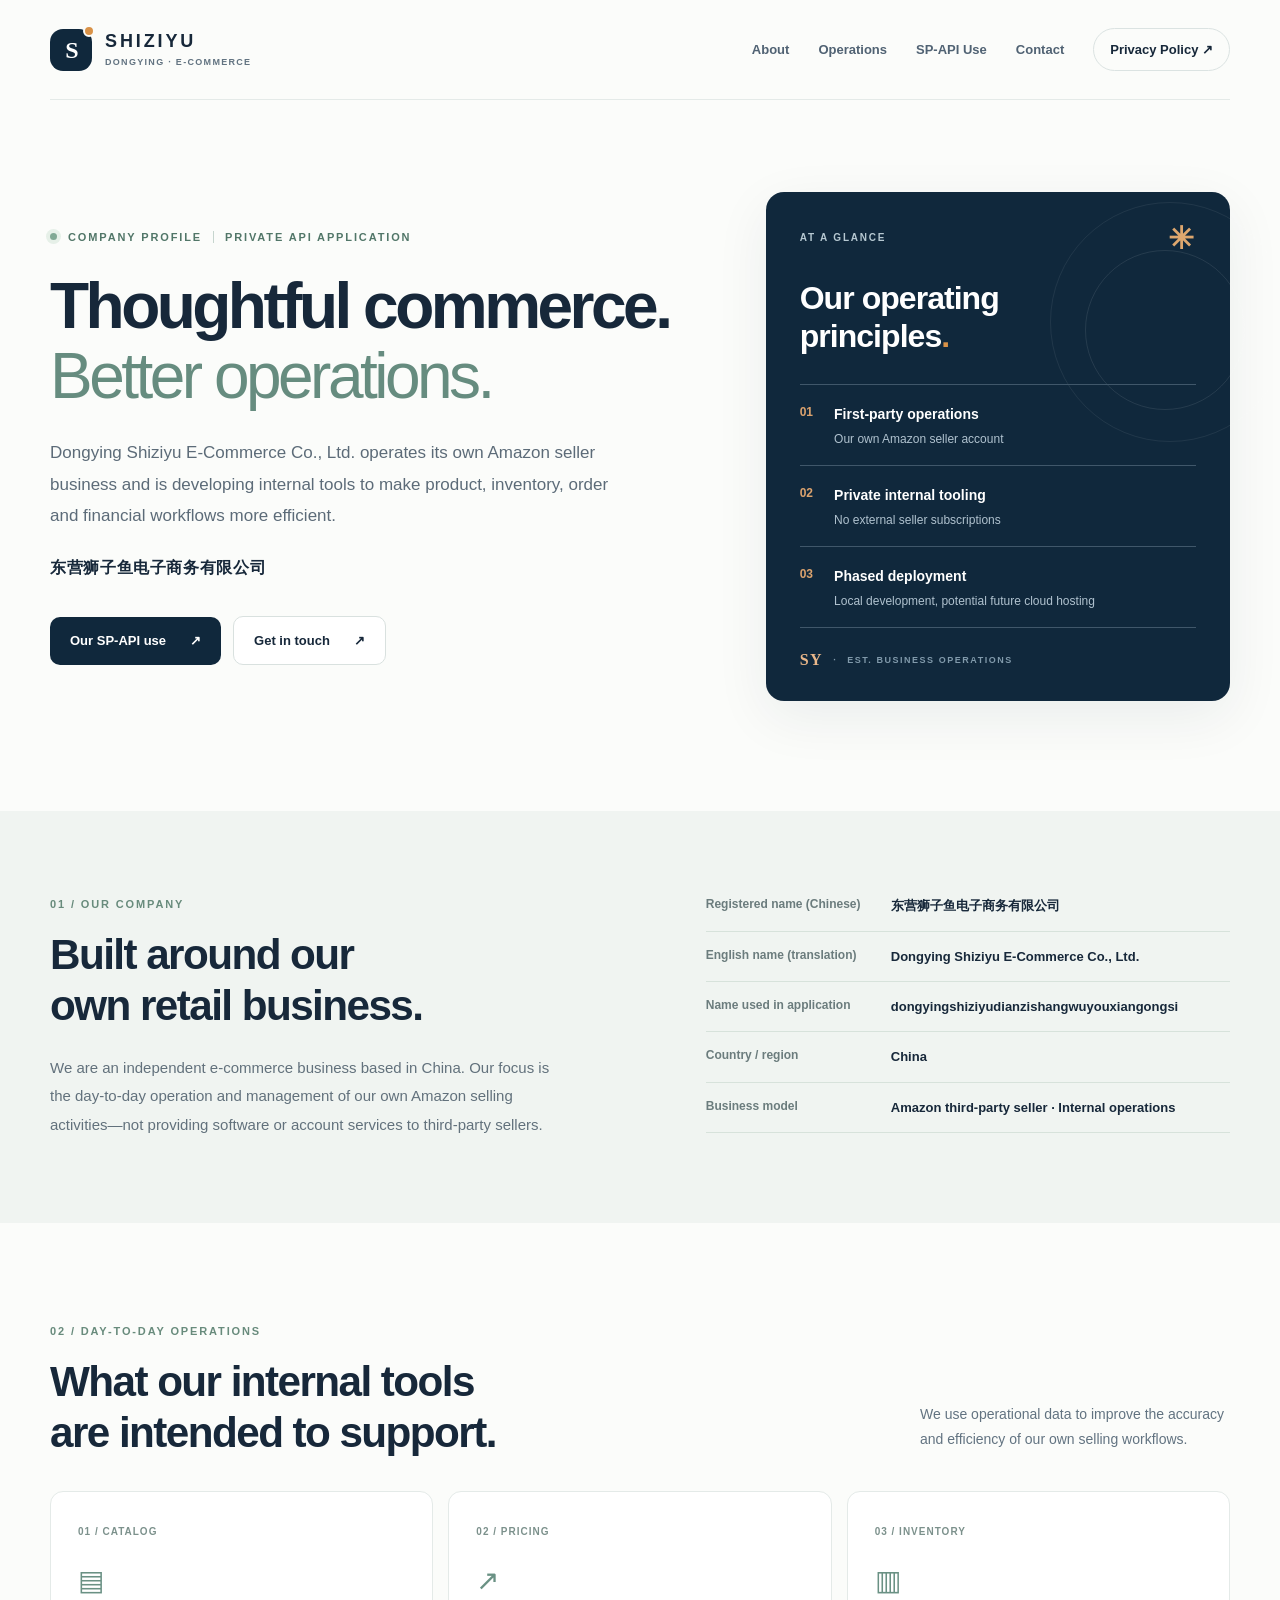
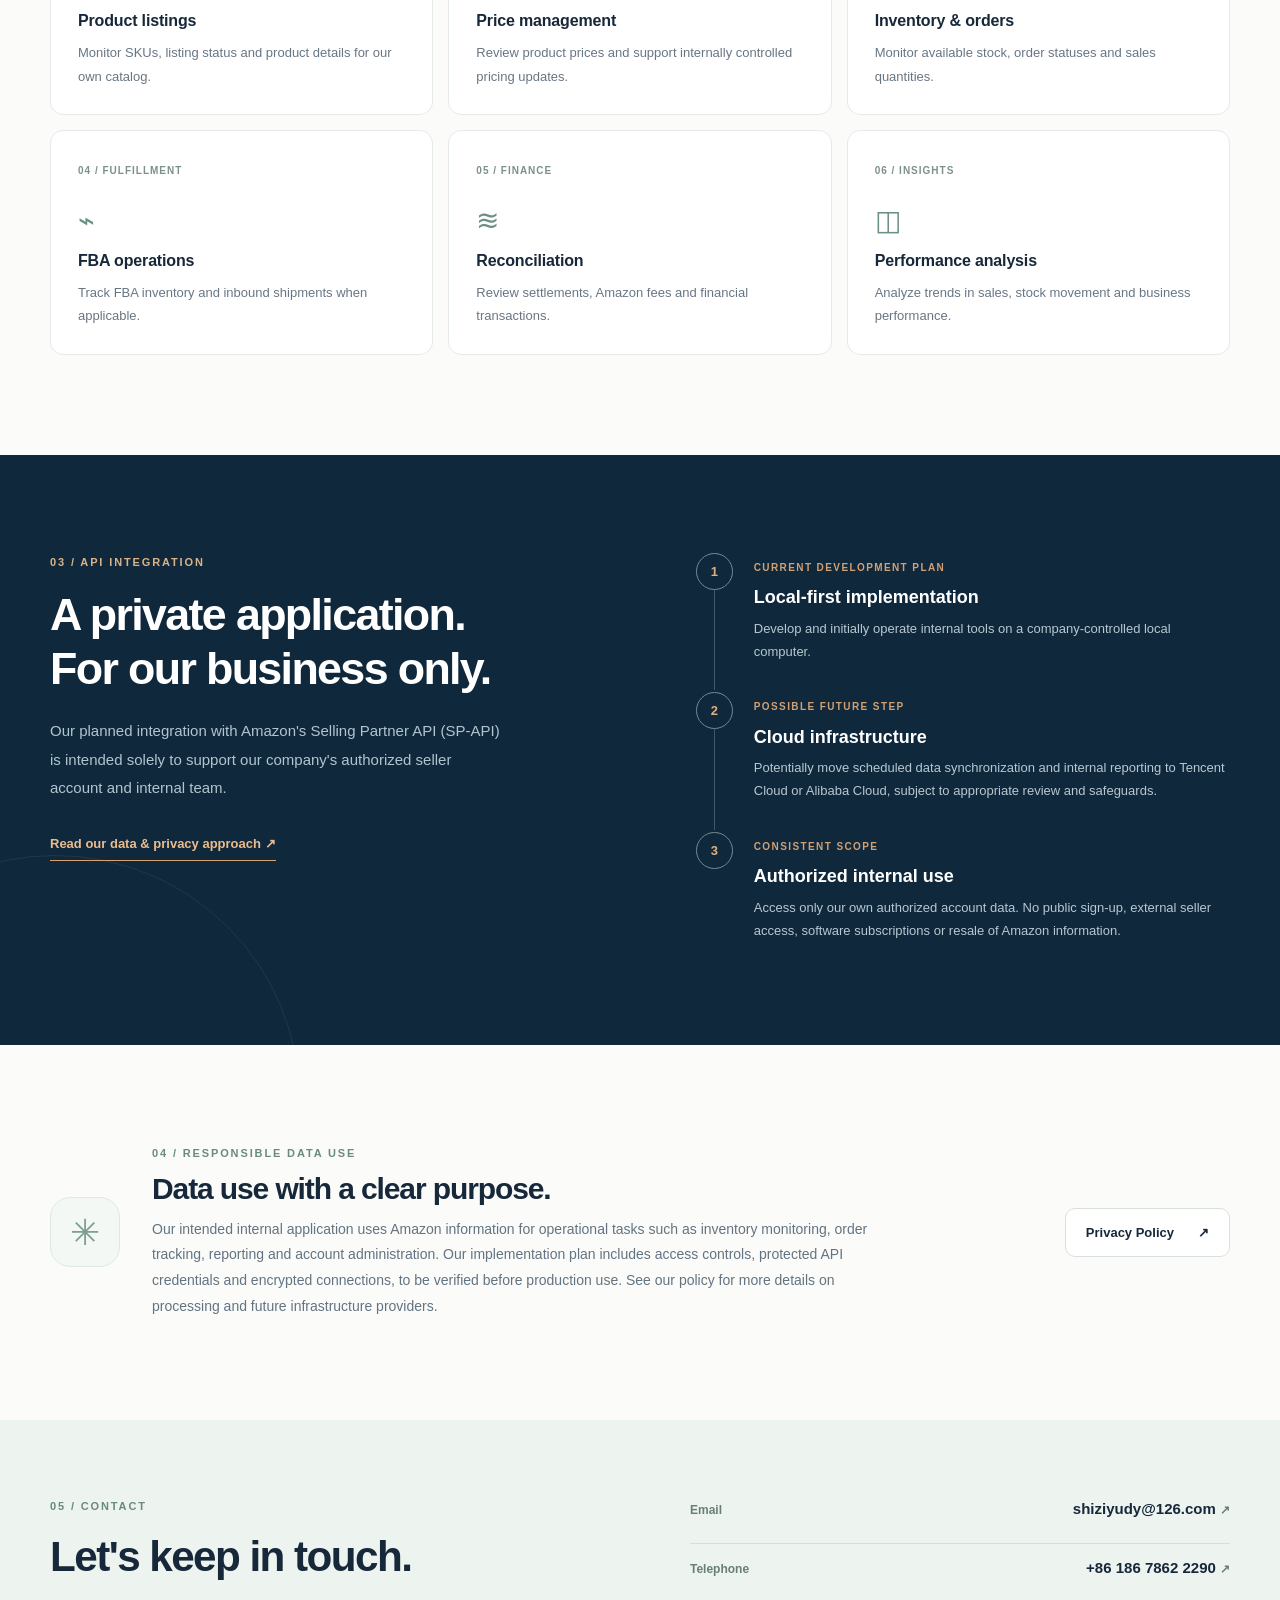
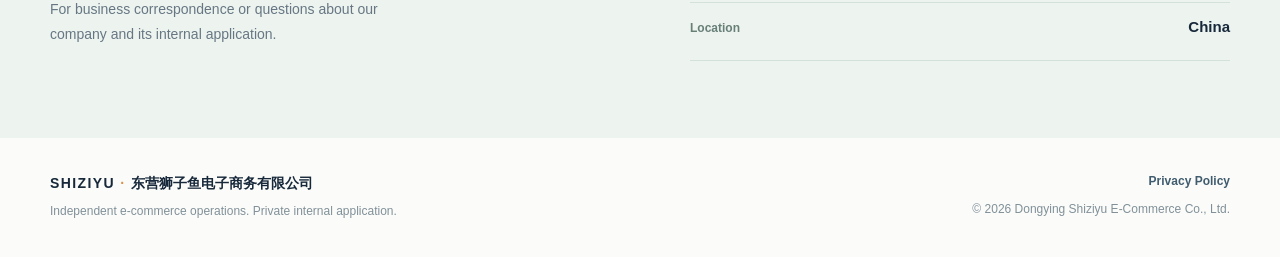
<file: index.html>
<!doctype html>
<html lang="en">
<head>
  <meta charset="utf-8">
  <meta name="viewport" content="width=device-width, initial-scale=1">
  <meta name="description" content="Dongying Shiziyu E-Commerce Co., Ltd. is a China-based Amazon seller developing a private Selling Partner API application for its own operations.">
  <meta name="theme-color" content="#11283e">
  <title>Dongying Shiziyu E-Commerce Co., Ltd. | Company Profile</title>
  <link rel="icon" type="image/svg+xml" href="./favicon.svg">
  <link rel="stylesheet" href="./styles.css">
</head>
<body>
  <a class="skip-link" href="#main">Skip to content</a>
  <div class="site-shell">
    <header class="site-header container">
      <a class="brand" href="./index.html" aria-label="Dongying Shiziyu E-Commerce, homepage">
        <span class="brand-symbol" aria-hidden="true"><span>S</span><i></i></span>
        <span class="brand-label"><strong>SHIZIYU</strong><small>DONGYING · E-COMMERCE</small></span>
      </a>
      <nav class="navigation" aria-label="Main navigation">
        <a href="#about">About</a>
        <a href="#capabilities">Operations</a>
        <a href="#integration">SP-API Use</a>
        <a href="#contact">Contact</a>
        <a class="nav-emphasis" href="./privacy.html">Privacy Policy <span aria-hidden="true">↗</span></a>
      </nav>
    </header>

    <main id="main">
      <section class="hero container" aria-labelledby="hero-title">
        <div class="hero-content">
          <div class="eyebrow"><span class="status-dot"></span> COMPANY PROFILE <span class="eyebrow-divider"></span> PRIVATE API APPLICATION</div>
          <h1 id="hero-title">Thoughtful commerce.<br><em>Better operations.</em></h1>
          <p class="hero-lead">Dongying Shiziyu E-Commerce Co., Ltd. operates its own Amazon seller business and is developing internal tools to make product, inventory, order and financial workflows more efficient.</p>
          <p class="company-cn" lang="zh-CN">东营狮子鱼电子商务有限公司</p>
          <div class="hero-actions">
            <a class="button button-primary" href="#integration">Our SP-API use <span aria-hidden="true">↗</span></a>
            <a class="button button-secondary" href="mailto:shiziyudy@126.com">Get in touch <span aria-hidden="true">↗</span></a>
          </div>
        </div>
        <aside class="hero-panel" aria-label="Business at a glance">
          <div class="panel-topline"><span>AT A GLANCE</span><span class="panel-decor" aria-hidden="true">✳</span></div>
          <div class="panel-heading">Our operating<br>principles<span class="accent-period">.</span></div>
          <div class="panel-items">
            <div class="panel-item"><span class="panel-index">01</span><div><strong>First-party operations</strong><p>Our own Amazon seller account</p></div></div>
            <div class="panel-item"><span class="panel-index">02</span><div><strong>Private internal tooling</strong><p>No external seller subscriptions</p></div></div>
            <div class="panel-item"><span class="panel-index">03</span><div><strong>Phased deployment</strong><p>Local development, potential future cloud hosting</p></div></div>
          </div>
          <div class="panel-bottom" aria-hidden="true"><span>SY</span><span>·</span><span>EST. BUSINESS OPERATIONS</span></div>
        </aside>
      </section>

      <section class="identity-band" id="about" aria-labelledby="about-title">
        <div class="container about-grid">
          <div><p class="section-kicker">01 / OUR COMPANY</p><h2 id="about-title">Built around our<br>own retail business.</h2><p class="section-copy">We are an independent e-commerce business based in China. Our focus is the day-to-day operation and management of our own Amazon selling activities—not providing software or account services to third-party sellers.</p></div>
          <dl class="facts">
            <div><dt>Registered name (Chinese)</dt><dd lang="zh-CN">东营狮子鱼电子商务有限公司</dd></div>
            <div><dt>English name (translation)</dt><dd>Dongying Shiziyu E-Commerce Co., Ltd.</dd></div>
            <div><dt>Name used in application</dt><dd class="break-anywhere">dongyingshiziyudianzishangwuyouxiangongsi</dd></div>
            <div><dt>Country / region</dt><dd>China</dd></div>
            <div><dt>Business model</dt><dd>Amazon third-party seller · Internal operations</dd></div>
          </dl>
        </div>
      </section>

      <section class="section container" id="capabilities" aria-labelledby="capabilities-title">
        <div class="section-heading"><div><p class="section-kicker">02 / DAY-TO-DAY OPERATIONS</p><h2 id="capabilities-title">What our internal tools<br>are intended to support.</h2></div><p>We use operational data to improve the accuracy and efficiency of our own selling workflows.</p></div>
        <div class="capability-grid">
          <article class="capability-card"><span class="card-num">01 / CATALOG</span><div class="card-glyph" aria-hidden="true">▤</div><h3>Product listings</h3><p>Monitor SKUs, listing status and product details for our own catalog.</p></article>
          <article class="capability-card"><span class="card-num">02 / PRICING</span><div class="card-glyph" aria-hidden="true">↗</div><h3>Price management</h3><p>Review product prices and support internally controlled pricing updates.</p></article>
          <article class="capability-card"><span class="card-num">03 / INVENTORY</span><div class="card-glyph" aria-hidden="true">▥</div><h3>Inventory &amp; orders</h3><p>Monitor available stock, order statuses and sales quantities.</p></article>
          <article class="capability-card"><span class="card-num">04 / FULFILLMENT</span><div class="card-glyph" aria-hidden="true">⌁</div><h3>FBA operations</h3><p>Track FBA inventory and inbound shipments when applicable.</p></article>
          <article class="capability-card"><span class="card-num">05 / FINANCE</span><div class="card-glyph" aria-hidden="true">≋</div><h3>Reconciliation</h3><p>Review settlements, Amazon fees and financial transactions.</p></article>
          <article class="capability-card"><span class="card-num">06 / INSIGHTS</span><div class="card-glyph" aria-hidden="true">◫</div><h3>Performance analysis</h3><p>Analyze trends in sales, stock movement and business performance.</p></article>
        </div>
      </section>

      <section class="integration-section" id="integration" aria-labelledby="integration-title">
        <div class="container integration-grid">
          <div class="integration-intro"><p class="section-kicker">03 / API INTEGRATION</p><h2 id="integration-title">A private application.<br>For our business only.</h2><p>Our planned integration with Amazon's Selling Partner API (SP-API) is intended solely to support our company's authorized seller account and internal team.</p><a class="text-link" href="./privacy.html">Read our data &amp; privacy approach <span aria-hidden="true">↗</span></a></div>
          <div class="timeline" aria-label="Integration overview">
            <div class="timeline-item"><span class="timeline-node">1</span><div><span class="timeline-overline">CURRENT DEVELOPMENT PLAN</span><h3>Local-first implementation</h3><p>Develop and initially operate internal tools on a company-controlled local computer.</p></div></div>
            <div class="timeline-item"><span class="timeline-node">2</span><div><span class="timeline-overline">POSSIBLE FUTURE STEP</span><h3>Cloud infrastructure</h3><p>Potentially move scheduled data synchronization and internal reporting to Tencent Cloud or Alibaba Cloud, subject to appropriate review and safeguards.</p></div></div>
            <div class="timeline-item"><span class="timeline-node">3</span><div><span class="timeline-overline">CONSISTENT SCOPE</span><h3>Authorized internal use</h3><p>Access only our own authorized account data. No public sign-up, external seller access, software subscriptions or resale of Amazon information.</p></div></div>
          </div>
        </div>
      </section>

      <section class="section container privacy-summary" aria-labelledby="privacy-title">
        <div class="privacy-icon" aria-hidden="true">✳</div>
        <div><p class="section-kicker">04 / RESPONSIBLE DATA USE</p><h2 id="privacy-title">Data use with a clear purpose.</h2><p>Our intended internal application uses Amazon information for operational tasks such as inventory monitoring, order tracking, reporting and account administration. Our implementation plan includes access controls, protected API credentials and encrypted connections, to be verified before production use. See our policy for more details on processing and future infrastructure providers.</p></div>
        <a class="button button-secondary" href="./privacy.html">Privacy Policy <span aria-hidden="true">↗</span></a>
      </section>

      <section class="contact-section" id="contact" aria-labelledby="contact-title"><div class="container contact-grid"><div><p class="section-kicker">05 / CONTACT</p><h2 id="contact-title">Let's keep in touch.</h2><p>For business correspondence or questions about our company and its internal application.</p></div><div class="contact-details"><div><span>Email</span><a href="mailto:shiziyudy@126.com">shiziyudy@126.com <span aria-hidden="true">↗</span></a></div><div><span>Telephone</span><a href="tel:+8618678622290">+86 186 7862 2290 <span aria-hidden="true">↗</span></a></div><div><span>Location</span><strong>China</strong></div></div></div></section>
    </main>
    <footer class="site-footer container"><div><a class="footer-brand" href="./index.html">SHIZIYU <span>·</span> <span lang="zh-CN">东营狮子鱼电子商务有限公司</span></a><p>Independent e-commerce operations. Private internal application.</p></div><div class="footer-right"><a href="./privacy.html">Privacy Policy</a><span>© <span id="year">2026</span> Dongying Shiziyu E-Commerce Co., Ltd.</span></div></footer>
  </div>
  <script src="./script.js" defer></script>
</body>
</html>
</file>
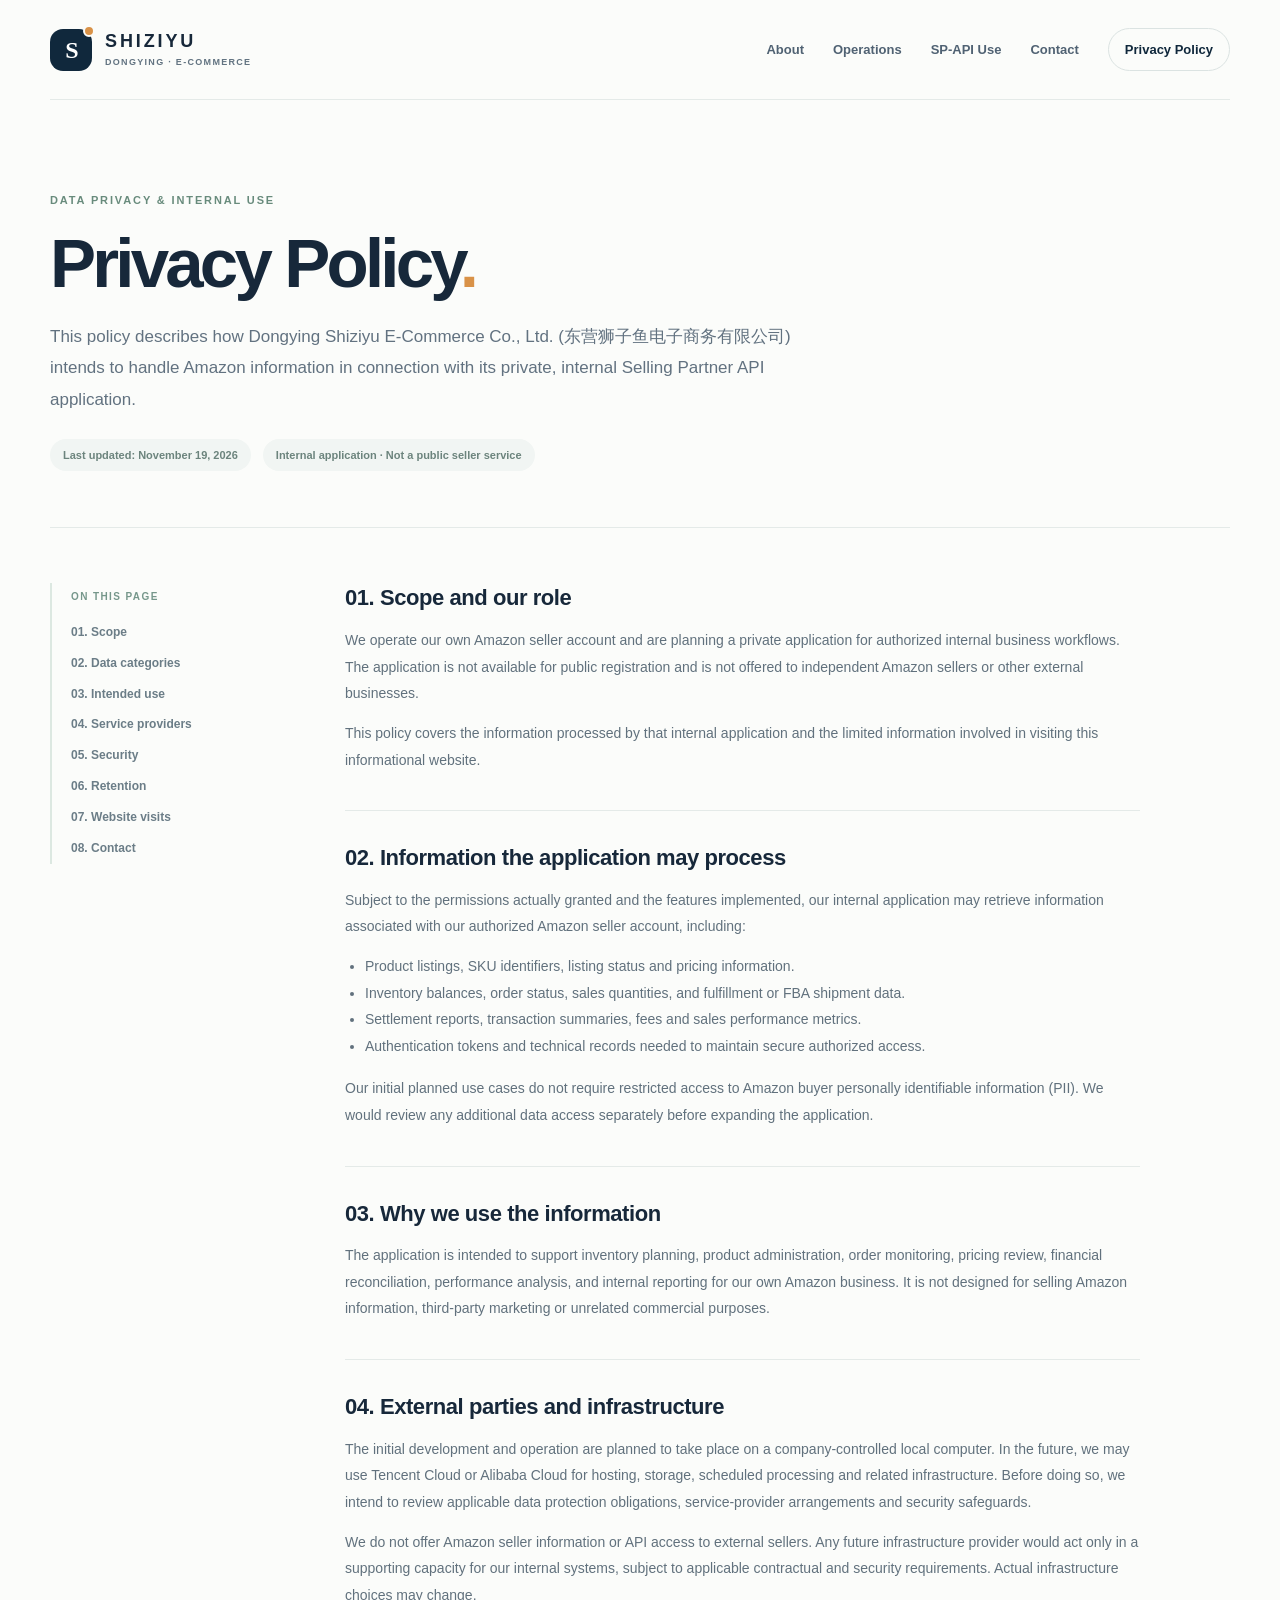
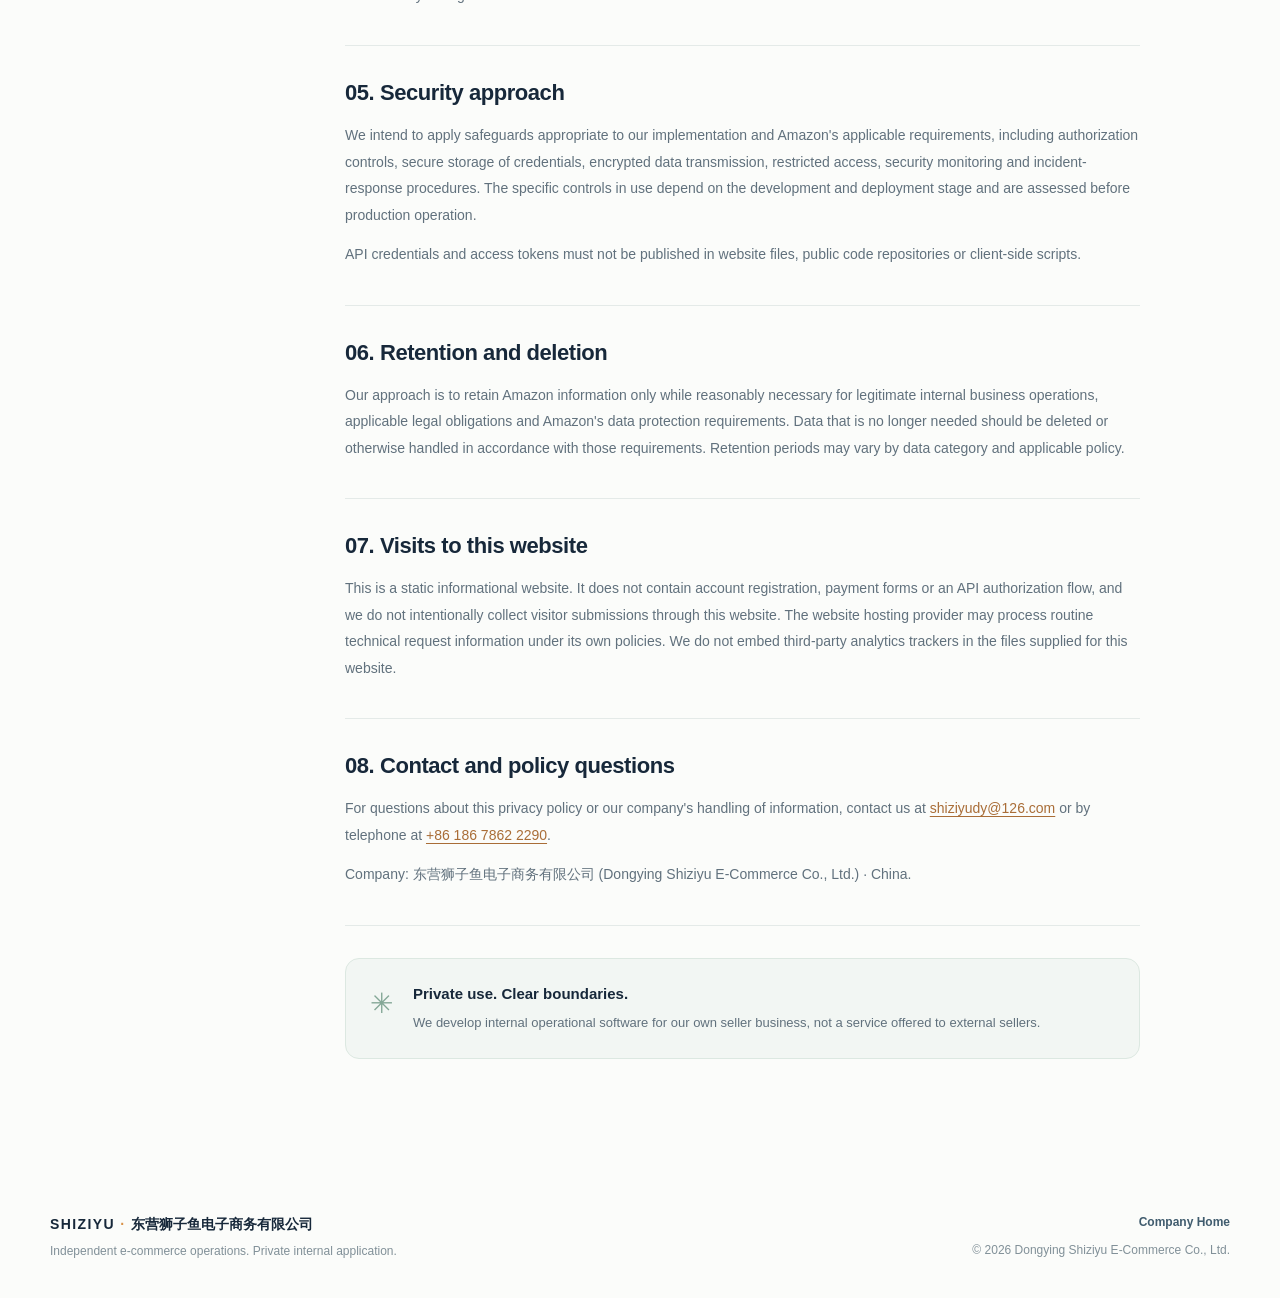
<file: privacy.html>
<!doctype html>
<html lang="en">
<head>
  <meta charset="utf-8">
  <meta name="viewport" content="width=device-width, initial-scale=1">
  <meta name="description" content="Privacy and data-use information for Dongying Shiziyu E-Commerce Co., Ltd.'s planned private Amazon Selling Partner API integration.">
  <meta name="theme-color" content="#11283e">
  <title>Privacy Policy | Dongying Shiziyu E-Commerce Co., Ltd.</title>
  <link rel="icon" type="image/svg+xml" href="./favicon.svg">
  <link rel="stylesheet" href="./styles.css">
</head>
<body>
  <a class="skip-link" href="#main">Skip to content</a>
  <div class="site-shell">
    <header class="site-header container">
      <a class="brand" href="./index.html" aria-label="Dongying Shiziyu E-Commerce, homepage"><span class="brand-symbol" aria-hidden="true"><span>S</span><i></i></span><span class="brand-label"><strong>SHIZIYU</strong><small>DONGYING · E-COMMERCE</small></span></a>
      <nav class="navigation" aria-label="Main navigation"><a href="./index.html#about">About</a><a href="./index.html#capabilities">Operations</a><a href="./index.html#integration">SP-API Use</a><a href="./index.html#contact">Contact</a><a class="nav-emphasis" aria-current="page" href="./privacy.html">Privacy Policy</a></nav>
    </header>
    <main id="main">
      <section class="policy-hero container"><p class="section-kicker">DATA PRIVACY &amp; INTERNAL USE</p><h1>Privacy Policy<span class="accent-period">.</span></h1><p>This policy describes how Dongying Shiziyu E-Commerce Co., Ltd. (<span lang="zh-CN">东营狮子鱼电子商务有限公司</span>) intends to handle Amazon information in connection with its private, internal Selling Partner API application.</p><div class="policy-meta"><span>Last updated: November 19, 2026</span><span>Internal application · Not a public seller service</span></div></section>
      <div class="container policy-layout"><aside class="policy-aside"><span>ON THIS PAGE</span><a href="#scope">01. Scope</a><a href="#data">02. Data categories</a><a href="#purpose">03. Intended use</a><a href="#sharing">04. Service providers</a><a href="#security">05. Security</a><a href="#retention">06. Retention</a><a href="#website">07. Website visits</a><a href="#rights">08. Contact</a></aside><article class="policy-content">
        <section id="scope"><h2>01. Scope and our role</h2><p>We operate our own Amazon seller account and are planning a private application for authorized internal business workflows. The application is not available for public registration and is not offered to independent Amazon sellers or other external businesses.</p><p>This policy covers the information processed by that internal application and the limited information involved in visiting this informational website.</p></section>
        <section id="data"><h2>02. Information the application may process</h2><p>Subject to the permissions actually granted and the features implemented, our internal application may retrieve information associated with our authorized Amazon seller account, including:</p><ul><li>Product listings, SKU identifiers, listing status and pricing information.</li><li>Inventory balances, order status, sales quantities, and fulfillment or FBA shipment data.</li><li>Settlement reports, transaction summaries, fees and sales performance metrics.</li><li>Authentication tokens and technical records needed to maintain secure authorized access.</li></ul><p>Our initial planned use cases do not require restricted access to Amazon buyer personally identifiable information (PII). We would review any additional data access separately before expanding the application.</p></section>
        <section id="purpose"><h2>03. Why we use the information</h2><p>The application is intended to support inventory planning, product administration, order monitoring, pricing review, financial reconciliation, performance analysis, and internal reporting for our own Amazon business. It is not designed for selling Amazon information, third-party marketing or unrelated commercial purposes.</p></section>
        <section id="sharing"><h2>04. External parties and infrastructure</h2><p>The initial development and operation are planned to take place on a company-controlled local computer. In the future, we may use Tencent Cloud or Alibaba Cloud for hosting, storage, scheduled processing and related infrastructure. Before doing so, we intend to review applicable data protection obligations, service-provider arrangements and security safeguards.</p><p>We do not offer Amazon seller information or API access to external sellers. Any future infrastructure provider would act only in a supporting capacity for our internal systems, subject to applicable contractual and security requirements. Actual infrastructure choices may change.</p></section>
        <section id="security"><h2>05. Security approach</h2><p>We intend to apply safeguards appropriate to our implementation and Amazon's applicable requirements, including authorization controls, secure storage of credentials, encrypted data transmission, restricted access, security monitoring and incident-response procedures. The specific controls in use depend on the development and deployment stage and are assessed before production operation.</p><p>API credentials and access tokens must not be published in website files, public code repositories or client-side scripts.</p></section>
        <section id="retention"><h2>06. Retention and deletion</h2><p>Our approach is to retain Amazon information only while reasonably necessary for legitimate internal business operations, applicable legal obligations and Amazon's data protection requirements. Data that is no longer needed should be deleted or otherwise handled in accordance with those requirements. Retention periods may vary by data category and applicable policy.</p></section>
        <section id="website"><h2>07. Visits to this website</h2><p>This is a static informational website. It does not contain account registration, payment forms or an API authorization flow, and we do not intentionally collect visitor submissions through this website. The website hosting provider may process routine technical request information under its own policies. We do not embed third-party analytics trackers in the files supplied for this website.</p></section>
        <section id="rights"><h2>08. Contact and policy questions</h2><p>For questions about this privacy policy or our company's handling of information, contact us at <a href="mailto:shiziyudy@126.com">shiziyudy@126.com</a> or by telephone at <a href="tel:+8618678622290">+86 186 7862 2290</a>.</p><p>Company: <span lang="zh-CN">东营狮子鱼电子商务有限公司</span> (Dongying Shiziyu E-Commerce Co., Ltd.) · China.</p></section>
        <div class="policy-end"><span aria-hidden="true">✳</span><div><strong>Private use. Clear boundaries.</strong><p>We develop internal operational software for our own seller business, not a service offered to external sellers.</p></div></div>
      </article></div>
    </main>
    <footer class="site-footer container"><div><a class="footer-brand" href="./index.html">SHIZIYU <span>·</span> <span lang="zh-CN">东营狮子鱼电子商务有限公司</span></a><p>Independent e-commerce operations. Private internal application.</p></div><div class="footer-right"><a href="./index.html">Company Home</a><span>© <span id="year">2026</span> Dongying Shiziyu E-Commerce Co., Ltd.</span></div></footer>
  </div>
  <script src="./script.js" defer></script>
</body>
</html>
</file>
<file: styles.css>
:root{--ink:#17283a;--navy:#10283c;--muted:#627381;--soft:#f5f7f6;--line:#e4eae8;--accent:#d99248;--accent-soft:#f8e9d9;--green:#5a857c;--white:#fff;--shadow:0 16px 55px rgba(16,40,60,.07)}
*,*::before,*::after{box-sizing:border-box}html{scroll-behavior:smooth}body{margin:0;min-width:320px;background:#fbfcfa;color:var(--ink);font-family:Inter,-apple-system,BlinkMacSystemFont,"Segoe UI",Roboto,"Helvetica Neue",Arial,"Noto Sans",sans-serif;-webkit-font-smoothing:antialiased;line-height:1.65}a{color:inherit;text-decoration:none}a:focus-visible{outline:3px solid #de9e58;outline-offset:4px;border-radius:3px}.skip-link{position:absolute;top:-60px;left:16px;background:var(--navy);color:#fff;padding:10px;z-index:100}.skip-link:focus{top:10px}.container{width:min(1180px,calc(100% - 64px));margin-inline:auto}.site-shell{overflow:hidden}.site-header{height:100px;display:flex;align-items:center;justify-content:space-between;gap:28px;border-bottom:1px solid var(--line)}.brand{display:inline-flex;align-items:center;gap:13px;flex:none}.brand-symbol{width:42px;height:42px;background:var(--navy);color:#fff;border-radius:13px;display:grid;place-items:center;position:relative;font:700 24px/1 Georgia,serif;letter-spacing:-2px}.brand-symbol i{display:block;position:absolute;right:-3px;top:-4px;width:12px;height:12px;border-radius:50%;background:var(--accent);border:2px solid #fbfcfa}.brand-label{display:flex;flex-direction:column;line-height:1.2;gap:4px}.brand-label strong{font-size:18px;letter-spacing:.16em;font-weight:800}.brand-label small{font-size:9px;color:var(--muted);letter-spacing:.145em;font-weight:750}.navigation{display:flex;align-items:center;gap:29px;white-space:nowrap}.navigation a{font-size:13px;font-weight:650;color:#506273;transition:color .2s}.navigation a:hover,.navigation a[aria-current="page"]{color:var(--navy)}.navigation .nav-emphasis{border:1px solid #dbe3e2;border-radius:999px;padding:10px 16px;color:var(--ink)}.navigation .nav-emphasis:hover{background:var(--accent-soft)}.hero{display:grid;grid-template-columns:1.22fr .88fr;align-items:center;gap:72px;padding-top:92px;padding-bottom:110px}.eyebrow,.section-kicker{font-size:11px;font-weight:800;letter-spacing:.17em;text-transform:uppercase}.eyebrow{display:flex;align-items:center;gap:11px;color:#517668}.status-dot{width:7px;height:7px;border-radius:50%;background:#81a995;box-shadow:0 0 0 4px #e6f0e8}.eyebrow-divider{height:12px;border-left:1px solid #c6d5ce}.hero h1{font-size:clamp(48px,5vw,73px);line-height:1.095;letter-spacing:-.055em;margin:25px 0 26px;font-weight:780}.hero h1 em{font-weight:500;color:#668c7f;font-style:normal}.hero-lead{color:#5c6b78;max-width:590px;font-size:17px;line-height:1.85;margin:0}.company-cn{font-size:16px;letter-spacing:.04em;font-weight:650;margin:24px 0 0}.hero-actions{display:flex;align-items:center;gap:12px;flex-wrap:wrap;margin-top:34px}.button{display:inline-flex;justify-content:center;align-items:center;gap:24px;border-radius:10px;padding:13px 20px;font-size:13px;font-weight:750;min-height:48px;transition:transform .2s,background .2s}.button:hover{transform:translateY(-2px)}.button-primary{background:var(--navy);color:#fff}.button-primary:hover{background:#234459}.button-secondary{background:#fff;border:1px solid #d9e1df;color:var(--ink)}.button-secondary:hover{background:#f4f7f6}.hero-panel{background:var(--navy);color:#fff;border-radius:18px;padding:31px 34px 28px;min-height:435px;position:relative;box-shadow:var(--shadow);isolation:isolate}.hero-panel::before{content:"";position:absolute;right:-60px;top:10px;width:240px;height:240px;border:1px solid rgba(255,255,255,.07);border-radius:50%;z-index:-1}.hero-panel::after{content:"";position:absolute;right:-15px;top:58px;width:160px;height:160px;border:1px solid rgba(255,255,255,.09);border-radius:50%;z-index:-1}.panel-topline{display:flex;justify-content:space-between;align-items:center;font-size:10px;font-weight:800;letter-spacing:.18em;color:#b6c8d1}.panel-decor{font-size:31px;line-height:1;color:#dea76e}.panel-heading{font-size:32px;font-weight:650;line-height:1.2;letter-spacing:-.03em;margin:25px 0 28px}.accent-period{color:var(--accent)}.panel-items{border-top:1px solid #40576a}.panel-item{display:flex;gap:21px;padding:16px 0;border-bottom:1px solid #40576a;align-items:flex-start}.panel-index{font-size:12px;color:#dca36e;font-weight:800;padding-top:2px}.panel-item strong{font-size:14px}.panel-item p{color:#b0c2cf;font-size:12px;line-height:1.55;margin:3px 0 0}.panel-bottom{display:flex;align-items:center;gap:10px;margin-top:19px;color:#819aab;font-size:9px;letter-spacing:.17em;font-weight:750}.panel-bottom span:first-child{font-family:Georgia,serif;color:#e9b78a;font-size:16px}.identity-band{background:#f0f4f1;padding:84px 0}.about-grid{display:grid;grid-template-columns:1fr .95fr;gap:104px;align-items:start}.section-kicker{color:#688b7c;margin:0 0 17px}.about-grid h2,.section-heading h2,.integration-intro h2,.privacy-summary h2,.contact-grid h2{font-size:clamp(30px,3.3vw,43px);line-height:1.2;letter-spacing:-.037em;margin:0 0 22px}.section-copy{font-size:15px;line-height:1.9;color:#62717c;margin:0;max-width:500px}.facts{margin:0}.facts div{border-bottom:1px solid #d7e2db;padding:14px 0;display:grid;grid-template-columns:165px 1fr;gap:20px;align-items:start}.facts div:first-child{padding-top:0}.facts dt{font-size:12px;font-weight:700;color:#6b7c7d}.facts dd{margin:0;font-size:13px;font-weight:650;line-height:1.65}.break-anywhere{overflow-wrap:anywhere}.section{padding-top:99px;padding-bottom:100px}.section-heading{display:flex;justify-content:space-between;align-items:end;gap:50px;margin-bottom:32px}.section-heading h2{margin-bottom:0}.section-heading>p{max-width:310px;color:var(--muted);font-size:14px;line-height:1.8;margin:0 0 6px}.capability-grid{display:grid;grid-template-columns:repeat(3,minmax(0,1fr));gap:15px}.capability-card{background:white;border:1px solid var(--line);border-radius:13px;padding:25px 27px 26px;min-height:223px;transition:box-shadow .2s,transform .2s}.capability-card:hover{transform:translateY(-3px);box-shadow:var(--shadow)}.card-num{font-size:10px;letter-spacing:.1em;font-weight:800;color:#7c918c}.card-glyph{font-family:Georgia,serif;color:#6a9184;font-size:28px;height:43px;margin-top:15px}.capability-card h3{font-size:16px;letter-spacing:-.01em;margin:7px 0}.capability-card p{font-size:13px;line-height:1.8;color:#687683;margin:0}.integration-section{background:#10283c;color:#fff;padding:98px 0 103px;position:relative}.integration-section::before{content:"";width:490px;height:490px;position:absolute;left:-190px;bottom:-300px;border-radius:50%;border:1px solid rgba(255,255,255,.07);pointer-events:none}.integration-grid{display:grid;grid-template-columns:1fr .97fr;gap:95px;position:relative}.integration-intro .section-kicker{color:#dab388}.integration-intro h2{font-size:clamp(33px,3.5vw,45px)}.integration-intro p:not(.section-kicker){color:#b2c5cf;line-height:1.9;font-size:15px;max-width:455px}.text-link{display:inline-block;border-bottom:1px solid #d7a36f;color:#e9bc8e;font-weight:700;font-size:13px;padding:0 0 6px;margin-top:15px}.timeline{display:grid;gap:0}.timeline-item{display:grid;grid-template-columns:41px 1fr;gap:17px;position:relative;padding-bottom:29px}.timeline-item:last-child{padding-bottom:0}.timeline-item:not(:last-child)::before{content:"";position:absolute;left:18px;top:37px;bottom:2px;width:1px;background:#40586b}.timeline-node{z-index:1;width:37px;height:37px;border-radius:50%;border:1px solid #748a94;display:grid;place-items:center;color:#e2ae7e;font-weight:750;font-size:13px;background:var(--navy)}.timeline-overline{font-size:10px;letter-spacing:.14em;color:#d1a073;font-weight:800}.timeline h3{font-size:18px;line-height:1.3;margin:7px 0}.timeline p{color:#b7c8d1;font-size:13px;line-height:1.8;margin:0}.privacy-summary{display:grid;grid-template-columns:75px 1fr auto;gap:27px;align-items:center}.privacy-summary .section-kicker{margin-bottom:8px}.privacy-summary h2{font-size:30px;margin:0 0 10px}.privacy-summary p:not(.section-kicker){font-size:14px;color:var(--muted);line-height:1.85;margin:0;max-width:740px}.privacy-icon{width:70px;height:70px;border:1px solid #dbebe4;border-radius:20px;display:grid;place-items:center;font-size:36px;color:#7c9f90;background:#f3f8f5}.contact-section{background:#edf3ef;padding:77px 0}.contact-grid{display:grid;grid-template-columns:1fr 1fr;gap:100px}.contact-grid h2{margin-bottom:13px}.contact-grid p:not(.section-kicker){font-size:14px;color:#667783;line-height:1.8;max-width:380px}.contact-details{display:grid;gap:0}.contact-details>div{border-bottom:1px solid #d4e1d9;display:flex;align-items:baseline;justify-content:space-between;gap:20px;padding:12px 0}.contact-details>div:first-child{padding-top:0}.contact-details span:first-child{font-size:12px;color:#687f78;font-weight:700}.contact-details a,.contact-details strong{font-size:15px;font-weight:700;overflow-wrap:anywhere}.contact-details a:hover{color:#b8783c}.site-footer{display:flex;justify-content:space-between;align-items:center;gap:28px;padding-top:32px;padding-bottom:36px}.footer-brand{font-size:14px;font-weight:850;letter-spacing:.1em}.footer-brand span:first-child{color:var(--accent)}.footer-brand span:last-child{font-weight:600;letter-spacing:0}.site-footer p,.footer-right{font-size:12px;color:#819098}.site-footer p{margin:5px 0 0}.footer-right{display:flex;flex-direction:column;text-align:right;gap:8px}.footer-right a{font-weight:700;color:#405c6e}.footer-right a:hover{text-decoration:underline}
/* Privacy policy page */
.policy-hero{padding-top:91px;padding-bottom:56px;border-bottom:1px solid var(--line)}.policy-hero h1{font-size:clamp(45px,6vw,69px);line-height:1.1;letter-spacing:-.055em;margin:16px 0 19px}.policy-hero>p:not(.section-kicker){color:#627280;max-width:800px;font-size:17px;line-height:1.85}.policy-meta{display:flex;flex-wrap:wrap;gap:12px;margin-top:24px}.policy-meta span{background:#f1f5f3;color:#6c847d;border-radius:999px;padding:7px 13px;font-size:11px;font-weight:700}.policy-layout{display:grid;grid-template-columns:205px minmax(0,1fr);gap:90px;padding-top:55px;padding-bottom:120px}.policy-aside{align-self:start;position:sticky;top:25px;display:flex;flex-direction:column;gap:11px;border-left:2px solid #dce8e1;padding:6px 0 6px 19px}.policy-aside>span{color:#76978b;font-weight:800;letter-spacing:.14em;font-size:10px;margin-bottom:6px}.policy-aside a{font-size:12px;font-weight:650;color:#6b7d87}.policy-aside a:hover{color:#b87942}.policy-content{max-width:795px}.policy-content section{scroll-margin-top:30px;border-bottom:1px solid #e4eae8;padding-bottom:24px;margin-bottom:32px}.policy-content section h2{font-size:22px;line-height:1.35;letter-spacing:-.02em;margin:0 0 14px}.policy-content p,.policy-content li{font-size:14px;color:#61717d;line-height:1.9}.policy-content p{margin:0 0 13px}.policy-content ul{padding-left:20px;margin:10px 0 16px}.policy-content a{color:#a96d37;text-decoration:underline;text-underline-offset:3px}.policy-end{background:#f2f6f3;border:1px solid #dce8e1;border-radius:14px;display:flex;gap:20px;padding:22px 24px}.policy-end>span{color:#84a796;font-size:28px}.policy-end strong{font-size:15px}.policy-end p{margin:4px 0 0;font-size:13px}
@media(max-width:1060px){.navigation{gap:17px}.hero{gap:36px}.about-grid,.integration-grid{gap:60px}.contact-grid{gap:50px}.privacy-summary{grid-template-columns:70px 1fr}.privacy-summary>.button{grid-column:2;justify-self:start}.policy-layout{gap:48px}}
@media(max-width:780px){.container{width:min(100% - 36px,600px)}.site-header{height:auto;padding-top:21px;padding-bottom:19px;flex-direction:column;align-items:flex-start;gap:20px}.navigation{max-width:100%;width:100%;overflow-x:auto;gap:19px;padding-bottom:3px}.navigation a{font-size:12px}.navigation .nav-emphasis{padding:8px 11px}.hero{grid-template-columns:1fr;padding-top:56px;padding-bottom:68px;gap:42px}.hero h1{font-size:clamp(44px,9vw,63px)}.hero-panel{min-height:0}.identity-band{padding:58px 0}.about-grid,.integration-grid,.contact-grid{grid-template-columns:1fr;gap:33px}.section{padding-top:67px;padding-bottom:71px}.section-heading{align-items:start;flex-direction:column;gap:12px}.capability-grid{grid-template-columns:repeat(2,minmax(0,1fr))}.integration-section{padding:68px 0}.privacy-summary{gap:20px}.contact-section{padding:58px 0}.site-footer{align-items:flex-start;flex-direction:column}.footer-right{text-align:left}.policy-hero{padding-top:60px}.policy-layout{grid-template-columns:1fr;gap:34px;padding-top:37px;padding-bottom:70px}.policy-aside{position:static;display:grid;grid-template-columns:repeat(2,minmax(0,1fr));gap:9px}.policy-aside>span{grid-column:1/-1}}
@media(max-width:480px){.container{width:calc(100% - 30px)}.brand-label strong{font-size:16px}.hero h1{font-size:44px}.hero-lead{font-size:15px}.hero-panel{padding:26px 23px}.panel-heading{font-size:27px}.facts div{grid-template-columns:1fr;gap:3px}.capability-grid{grid-template-columns:1fr}.capability-card{min-height:0}.privacy-summary{grid-template-columns:1fr}.privacy-summary>.button{grid-column:1}.contact-details>div{flex-direction:column;gap:4px}.policy-meta{gap:7px}.policy-hero>p:not(.section-kicker){font-size:15px}}
@media(prefers-reduced-motion:reduce){html{scroll-behavior:auto}.button,.capability-card{transition:none}}
</file>
